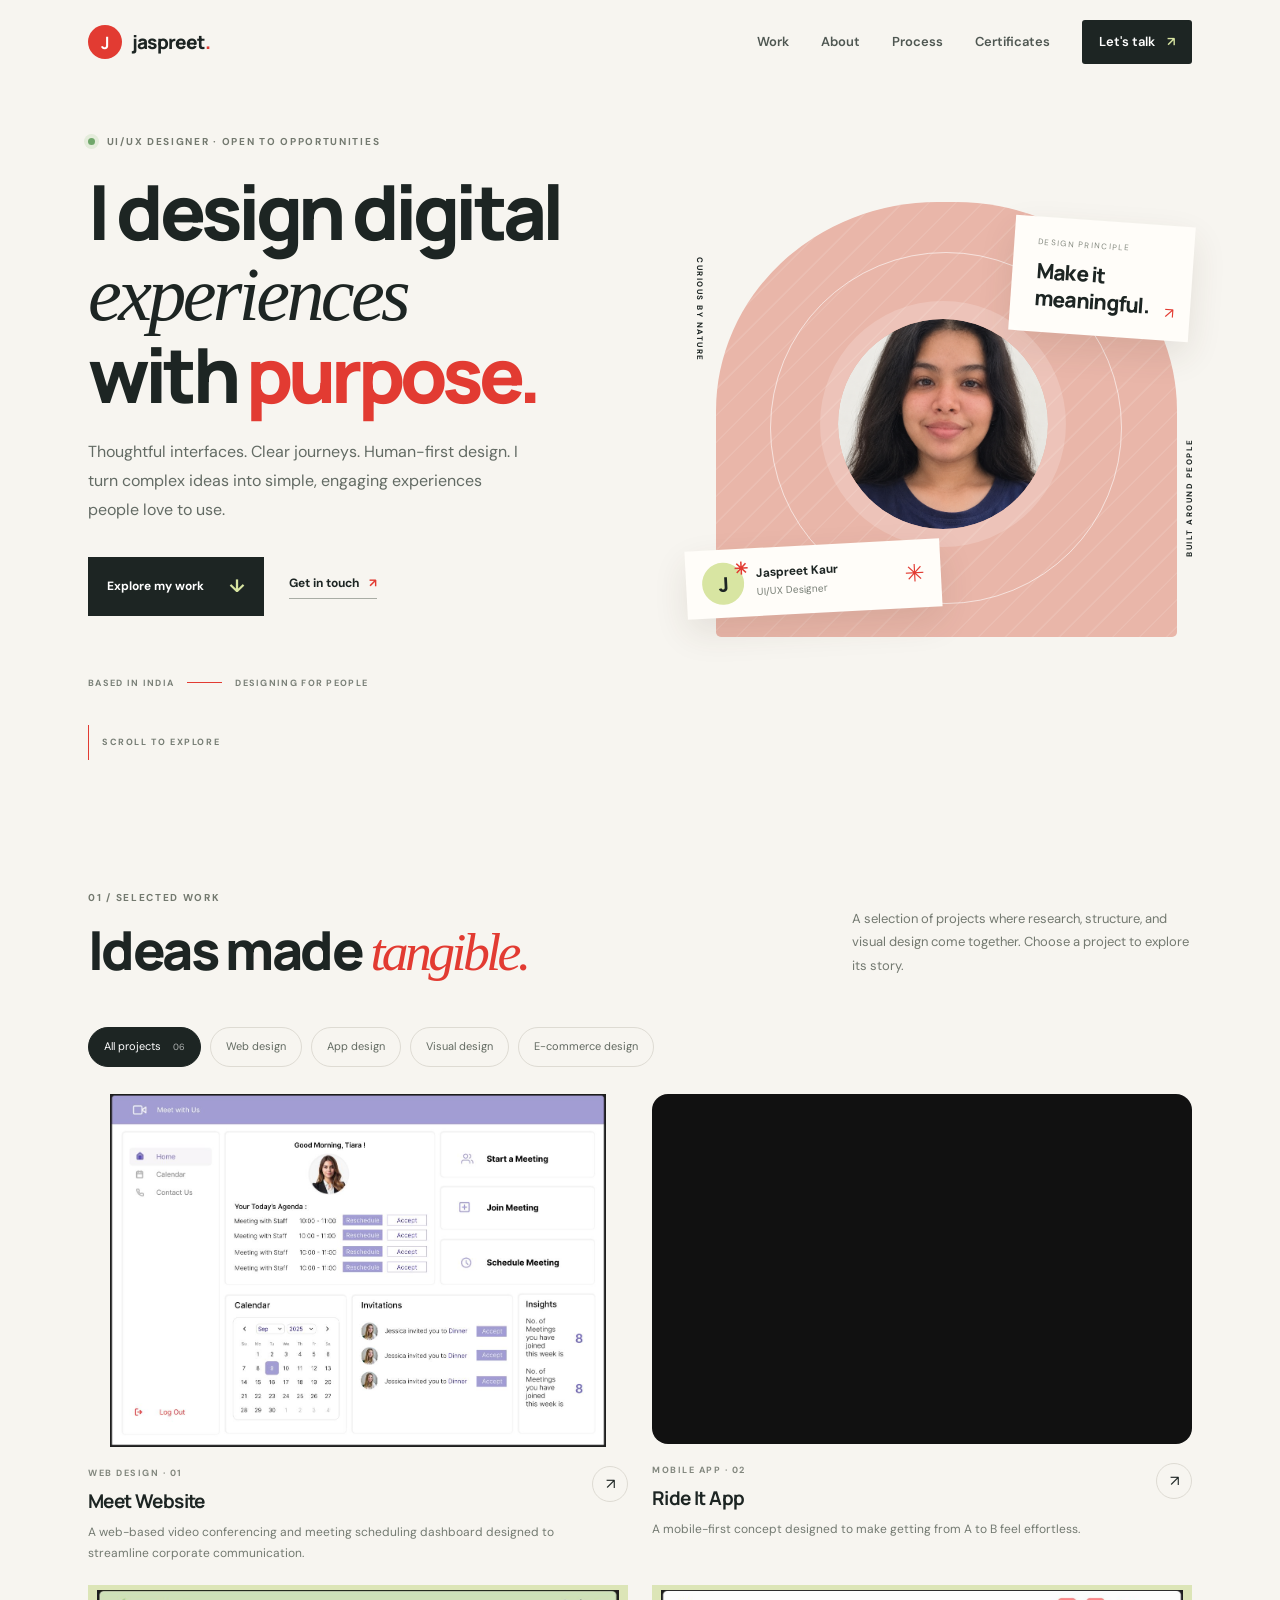
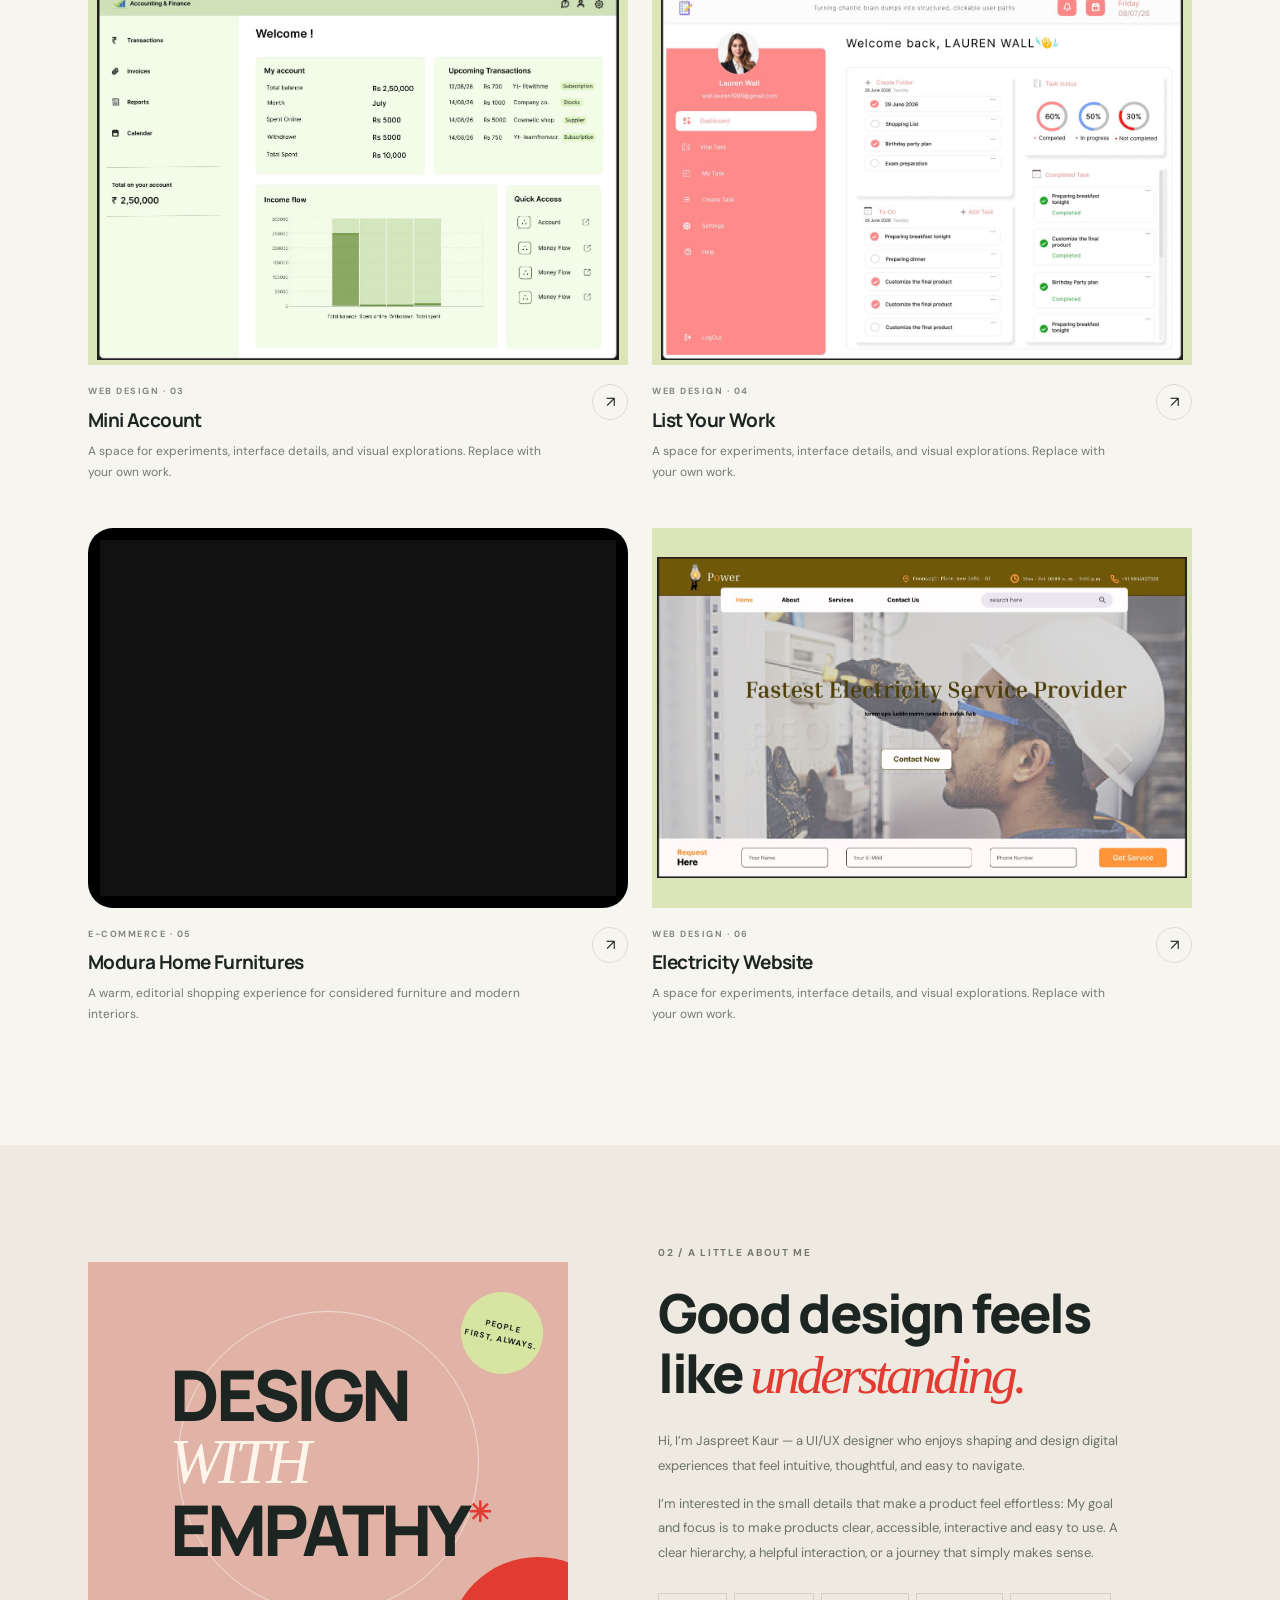
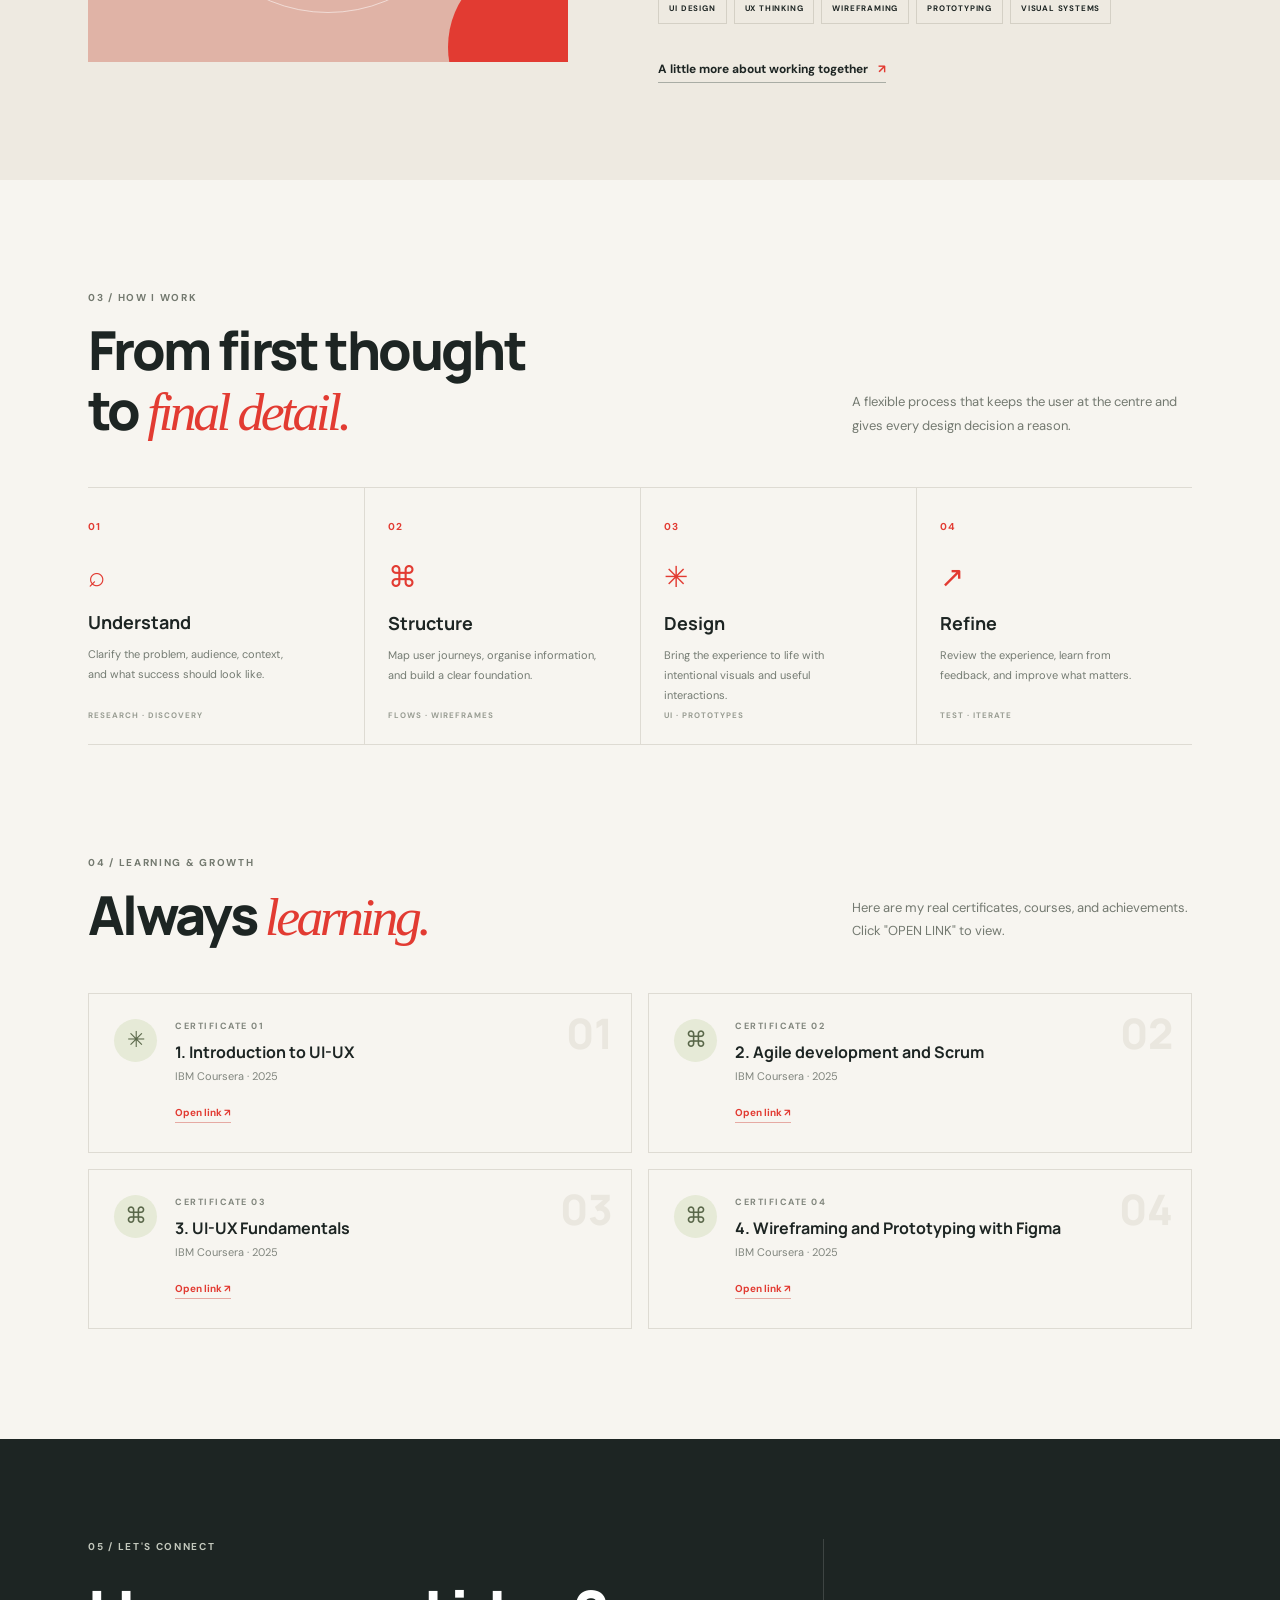
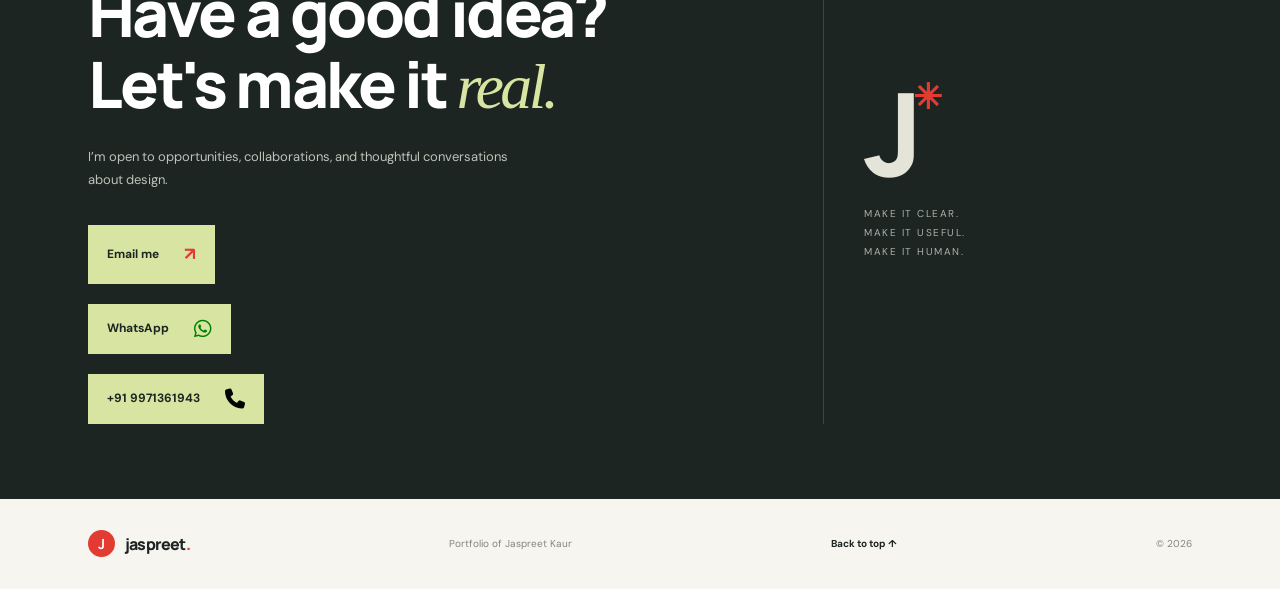
<file: index.html>
<!doctype html>
<html lang="en">
<head>
  <meta charset="utf-8">
  <meta name="viewport" content="width=device-width, initial-scale=1">
  <meta name="theme-color" content="#f7f5f0">
  <meta name="description" content="Jaspreet Kaur — UI/UX designer creating thoughtful, user-centered digital experiences.">
  <title>Jaspreet Kaur — UI/UX Designer</title>
  <link rel="preconnect" href="https://fonts.googleapis.com">
  <link rel="preconnect" href="https://fonts.gstatic.com" crossorigin>
  <link href="https://fonts.googleapis.com/css2?family=DM+Sans:wght@400;500;600;700&family=Manrope:wght@400;500;600;700;800&display=swap" rel="stylesheet">
  <link rel="stylesheet" href="style.css">
  <link rel="stylesheet" href="https://cdnjs.cloudflare.com/ajax/libs/font-awesome/6.7.2/css/all.min.css">
</head>
<body>
  <div class="scroll-progress" aria-hidden="true"><span id="scrollProgress"></span></div>
  <header class="site-header">
    <a class="brand" href="#home" aria-label="Jaspreet Kaur home"><span class="brand-mark">J</span><span>jaspreet<span class="brand-dot">.</span></span></a>
    <button class="menu-toggle" id="menuToggle" aria-label="Open navigation" aria-expanded="false"><span></span><span></span></button>
    <nav class="nav" id="nav">
      <a href="#work">Work</a>
      <a href="#about">About</a>
      <a href="#process">Process</a>
      <a href="#certificates">Certificates</a>
      <a class="nav-contact" href="#contact">Let's talk <span>↗</span></a>
    </nav>
  </header>

  <main>
    <section class="hero section-wrap" id="home">
      <div class="hero-copy reveal">
        <div class="eyebrow"><span class="status-dot"></span> UI/UX DESIGNER · OPEN TO OPPORTUNITIES</div>
        <h1>I design digital<br><span class="serif-word">experiences</span><br>with <span class="highlight-word">purpose.</span></h1>
        <p class="hero-lede">Thoughtful interfaces. Clear journeys. Human-first design. I turn complex ideas into simple, engaging experiences people love to use.</p>
        <div class="hero-actions">
          <a class="button button-dark" href="#work">Explore my work <span>↓</span></a>
          <a class="text-link" href="#contact">Get in touch <span>↗</span></a>
        </div>
        <div class="hero-meta"><span>BASED IN INDIA</span><span class="meta-line"></span><span>DESIGNING FOR PEOPLE</span></div>
      </div>
      <div class="hero-art reveal" aria-label="Abstract portfolio artwork">
        <div class="art-backdrop"></div>
        <div class="art-orbit orbit-one"></div><div class="art-orbit orbit-two"></div>
        <div class="art-card art-card-top"><span class="mini-label">DESIGN PRINCIPLE</span><strong>Make it<br>meaningful.</strong><span class="art-arrow">↗</span></div>
        <div class="art-sun">
          <img src="my offical photo.png" 
         alt="Jaspreet Kaur"
         class="profile-photo">
        </div>
        <div class="art-card art-card-bottom"><div class="avatar-shape">J<span>✳</span></div><div><b>Jaspreet Kaur</b><small>UI/UX Designer</small></div><span class="tiny-star">✳</span></div>
        <div class="art-note note-left">CURIOUS BY NATURE</div><div class="art-note note-right">BUILT AROUND PEOPLE</div>
      </div>
      <a class="scroll-cue" href="#work"><span class="scroll-line"></span> SCROLL TO EXPLORE</a>
    </section>

    <section class="work-section section-wrap" id="work">
      <div class="section-heading reveal">
        <div><p class="eyebrow">01 / SELECTED WORK</p><h2>Ideas made <span class="serif-word">tangible.</span></h2></div>
        <p class="section-intro">A selection of projects where research, structure, and visual design come together. Choose a project to explore its story.</p>
      </div>
      <div class="filter-row reveal" role="group" aria-label="Filter projects">
        <button class="filter-chip active" data-filter="all">All projects <span>06</span></button>
        <button class="filter-chip" data-filter="website">Web design</button>
        <button class="filter-chip" data-filter="app">App design</button>
        <button class="filter-chip" data-filter="visual">Visual design</button>
        <button class="filter-chip" data-filter="e-commerce">E-commerce design</button>
      </div>
      <div class="project-grid" id="projectGrid">
        <!-- PROJECT CARD: replace the image path, title, summary and data attributes with your own content. -->
   <!--       project 1   meet website    -->     
        <article class="project-card project-large reveal" data-category="website">
          <a class="project-visual visual-meet" href="project.html?id=meet-website" aria-label="View Meet Website project">
            <img src="snap1.JPG"
             alt="Ride It mobile app preview"
             class="project-preview-image">
            <span class="visual-open">View project ↗</span>
          </a>
          <div class="project-info"><div><p class="project-type">WEB DESIGN · 01</p><h3>Meet Website</h3><p class="project-summary">A web-based video conferencing and meeting scheduling dashboard designed to streamline corporate communication.</p></div><a class="round-link" href="project.html?id=meet-website" aria-label="Open Meet Website case study">↗</a></div>
        </article>

   <!--        project 2   ride it app    -->     
        <article class="project-card reveal" data-category="app">       
          <a class="project-visual visual-ride"
             href="project.html?id=ride-it-app"                               
             aria-label="View Ride It app project">     
              <video class="project-preview-video"
                     autoplay
                     muted
                     loop
                     playsinline
                     preload="metadata">
                  <source src="projectvideo2.mp4" type="video/mp4">
              </video>         
              <span class="visual-open">View project ↗</span>
          </a>

          <div class="project-info"><div><p class="project-type">MOBILE APP · 02</p><h3>Ride It App</h3><p class="project-summary">A mobile-first concept designed to make getting from A to B feel effortless.</p></div><a class="round-link" href="project.html?id=ride-it-app" aria-label="Open Ride It case study">↗</a></div>
        </article>

  <!--    project3  mini account   -->
        <article class="project-card reveal" data-category="website">
          <a class="project-visual visual-lab" href="project.html?id=mini-account" aria-label="View visual design collection">
            <img src="snap2.JPG"
             alt="Ride It mobile app preview"
             class="project-preview-image">
            <span class="visual-open">View project ↗</span>
          </a>
          <div class="project-info"><div><p class="project-type">WEB DESIGN · 03</p><h3>Mini Account</h3><p class="project-summary">A space for experiments, interface details, and visual explorations. Replace with your own work.</p></div><a class="round-link" href="project.html?id=visual-design" aria-label="Open Visual Design case study">↗</a></div>
        </article>

    <!--    project4  TO-DO list   -->
        <article class="project-card reveal" data-category="website">
          <a class="project-visual visual-lab" href="project.html?id=list-your-work" aria-label="View visual design collection">
            <img src="snap3.JPG"
             alt="Ride It mobile app preview"
             class="project-preview-image">
            <span class="visual-open">View project ↗</span>
          </a>
          <div class="project-info"><div><p class="project-type">WEB DESIGN · 04</p><h3>List Your Work</h3><p class="project-summary">A space for experiments, interface details, and visual explorations. Replace with your own work.</p></div><a class="round-link" href="project.html?id=visual-design" aria-label="Open Visual Design case study">↗</a></div>
        </article>
        
  <!--       project 5   furniture - modura home   -->
        <article class="project-card reveal" data-category="e-commerce">
          <a class="project-visual visual-home" href="project.html?id=modern-home" aria-label="View Modern Home Furnitures project">
            <video class="project-preview-video2"
                     autoplay
                     muted
                     loop
                     playsinline
                     preload="metadata">
                  <source src="projectvideo3.mp4" type="video/mp4">
              </video>   
           <span class="visual-open">View project ↗</span>
          </a>
          <div class="project-info"><div><p class="project-type">E-COMMERCE · 05</p><h3>Modura Home Furnitures</h3><p class="project-summary">A warm, editorial shopping experience for considered furniture and modern interiors.</p></div><a class="round-link" href="project.html?id=modern-home" aria-label="Open Modern Home case study">↗</a></div>
        </article>

  <!--    project 6  electricity website   -->
        <article class="project-card reveal" data-category="website">
          <a class="project-visual visual-lab" href="project.html?id=electricity-website" aria-label="View visual design collection">
            <img src="snap4.JPG"
             alt="Ride It mobile app preview"
             class="project-preview-image">
            <span class="visual-open">View project ↗</span>
          </a>
          <div class="project-info"><div><p class="project-type">WEB DESIGN · 06</p><h3>Electricity Website</h3><p class="project-summary">A space for experiments, interface details, and visual explorations. Replace with your own work.</p></div><a class="round-link" href="project.html?id=visual-design" aria-label="Open Visual Design case study">↗</a></div>
        </article>
      </div> 
    </section>

    <section class="about-section" id="about">
      <div class="section-wrap about-layout">
        <div class="about-art reveal"><div class="about-big">DESIGN<br><span>WITH</span><br>EMPATHY<span class="about-star">✳</span></div><div class="about-sticker">PEOPLE<br>FIRST, ALWAYS.</div><div class="about-circle"></div></div>
        <div class="about-copy reveal"><p class="eyebrow">02 / A LITTLE ABOUT ME</p><h2>Good design feels<br>like <span class="serif-word">understanding.</span></h2><p>Hi, I’m Jaspreet Kaur — a UI/UX designer who enjoys shaping and design digital experiences that feel intuitive, thoughtful, and easy to navigate.</p><p>I’m interested in the small details that make a product feel effortless: My goal and focus is to make products clear, accessible, 
interactive and easy to use. A clear hierarchy, a helpful interaction, or a journey that simply makes sense.</p><div class="skill-list"><span>UI DESIGN</span><span>UX THINKING</span><span>WIREFRAMING</span><span>PROTOTYPING</span><span>VISUAL SYSTEMS</span></div><a class="text-link" href="#contact">A little more about working together <span>↗</span></a></div>
      </div>
    </section>                                                              
    <section class="process-section section-wrap" id="process">
      <div class="section-heading reveal"><div><p class="eyebrow">03 / HOW I WORK</p><h2>From first thought<br>to <span class="serif-word">final detail.</span></h2></div><p class="section-intro">A flexible process that keeps the user at the centre and gives every design decision a reason.</p></div>
      <div class="process-grid">
        <article class="process-step reveal"><span class="step-no">01</span><div class="step-icon">⌕</div><h3>Understand</h3><p>Clarify the problem, audience, context, and what success should look like.</p><span class="step-tag">RESEARCH · DISCOVERY</span></article>
        <article class="process-step reveal"><span class="step-no">02</span><div class="step-icon">⌘</div><h3>Structure</h3><p>Map user journeys, organise information, and build a clear foundation.</p><span class="step-tag">FLOWS · WIREFRAMES</span></article>
        <article class="process-step reveal"><span class="step-no">03</span><div class="step-icon">✳</div><h3>Design</h3><p>Bring the experience to life with intentional visuals and useful interactions.</p><span class="step-tag">UI · PROTOTYPES</span></article>
        <article class="process-step reveal"><span class="step-no">04</span><div class="step-icon">↗</div><h3>Refine</h3><p>Review the experience, learn from feedback, and improve what matters.</p><span class="step-tag">TEST · ITERATE</span></article>
      </div>
    </section>

    <section class="credentials-section section-wrap" id="certificates">
      <div class="section-heading reveal"><div><p class="eyebrow">04 / LEARNING & GROWTH</p><h2>Always <span class="serif-word">learning.</span></h2></div><p class="section-intro">Here are my real certificates, courses, and achievements. Click "OPEN LINK" to view.</p></div>
      <div class="credential-grid">
        <article class="credential-card reveal"><div class="credential-icon">✳</div><div><p class="project-type">CERTIFICATE 01</p><h3>1. Introduction to UI-UX </h3><p>IBM Coursera · 2025</p><a href="1. introduction to ui-ux.pdf" class="credential-link placeholder-link">Open link ↗</a></div><span class="credential-number">01</span></article>
        <article class="credential-card reveal"><div class="credential-icon">⌘</div><div><p class="project-type">CERTIFICATE 02</p><h3>2. Agile development and Scrum</h3><p>IBM Coursera · 2025</p><a href="2. agile development n srum.pdf" class="credential-link placeholder-link">Open link ↗</a></div><span class="credential-number">02</span></article>
        <article class="credential-card reveal"><div class="credential-icon">⌘</div><div><p class="project-type">CERTIFICATE 03</p><h3>3. UI-UX Fundamentals</h3><p>IBM Coursera · 2025</p><a href="3. ui-ux fundamentals.pdf" class="credential-link placeholder-link">Open link ↗</a></div><span class="credential-number">03</span></article>
        <article class="credential-card reveal"><div class="credential-icon">⌘</div><div><p class="project-type">CERTIFICATE 04</p><h3>4. Wireframing and Prototyping with Figma</h3><p>IBM Coursera · 2025</p><a href="4. wireframing and prototying with figma.pdf" class="credential-link placeholder-link">Open link ↗</a></div><span class="credential-number">04</span></article>
      </div>
    </section>

    <section class="contact-section" id="contact">
      <div class="section-wrap contact-layout">
        <div class="contact-copy reveal"><p class="eyebrow">05 / LET'S CONNECT</p><h2>Have a good idea?<br>Let's make it <span class="serif-word">real.</span></h2><p>I’m open to opportunities, collaborations, and thoughtful conversations about design.</p>
          <a class="button button-light" href="https://mail.google.com/mail/u/0/?view=cm&fs=1&to=jaspreet.preetjas2001@gmail.com" id="emailButton"  target="_blank" rel="noopener noreferrer" title="Open in Gmail">Email me <span>↗</span></a> <span id="copyMessage" aria-live="polite"></span>
          <br> 
          <a href="https://wa.me/919971361943"
             class="button button-light"
             id="whatsappButton"
             target="_blank"
             rel="noopener noreferrer"
             title="Chat with me on WhatsApp">
            WhatsApp
            <i class="fa-brands fa-whatsapp" aria-hidden="true" id="app-button"></i>
          </a> <br>
          <a href="tel:+919876543210"
             class="button button-light"
             id="callButton"
             title="Call me">
            +91 9971361943
            <i class="fa-solid fa-phone" aria-hidden="true"  id="cal-button"></i>
          </a>
        </div>
        <div class="contact-side reveal"><div class="contact-big-mark">J<span>✳</span></div><p>MAKE IT CLEAR.<br>MAKE IT USEFUL.<br>MAKE IT HUMAN.</p>
        <!-- <div class="contact-links"><a href="#" class="social-placeholder">LinkedIn ↗</a><a href="#" class="social-placeholder">Behance ↗</a><a href="#" class="social-placeholder">Dribbble ↗</a></div> -->
        </div>
      </div>
    </section>
  </main>
  <footer class="site-footer section-wrap"><a class="brand" href="#home"><span class="brand-mark">J</span><span>jaspreet<span class="brand-dot">.</span></span></a><p>Portfolio of Jaspreet Kaur</p><a href="#home">Back to top ↑</a><span>© <span id="year"></span></span></footer>
  <script src="script.js"></script>
</body>
</html>
</file>
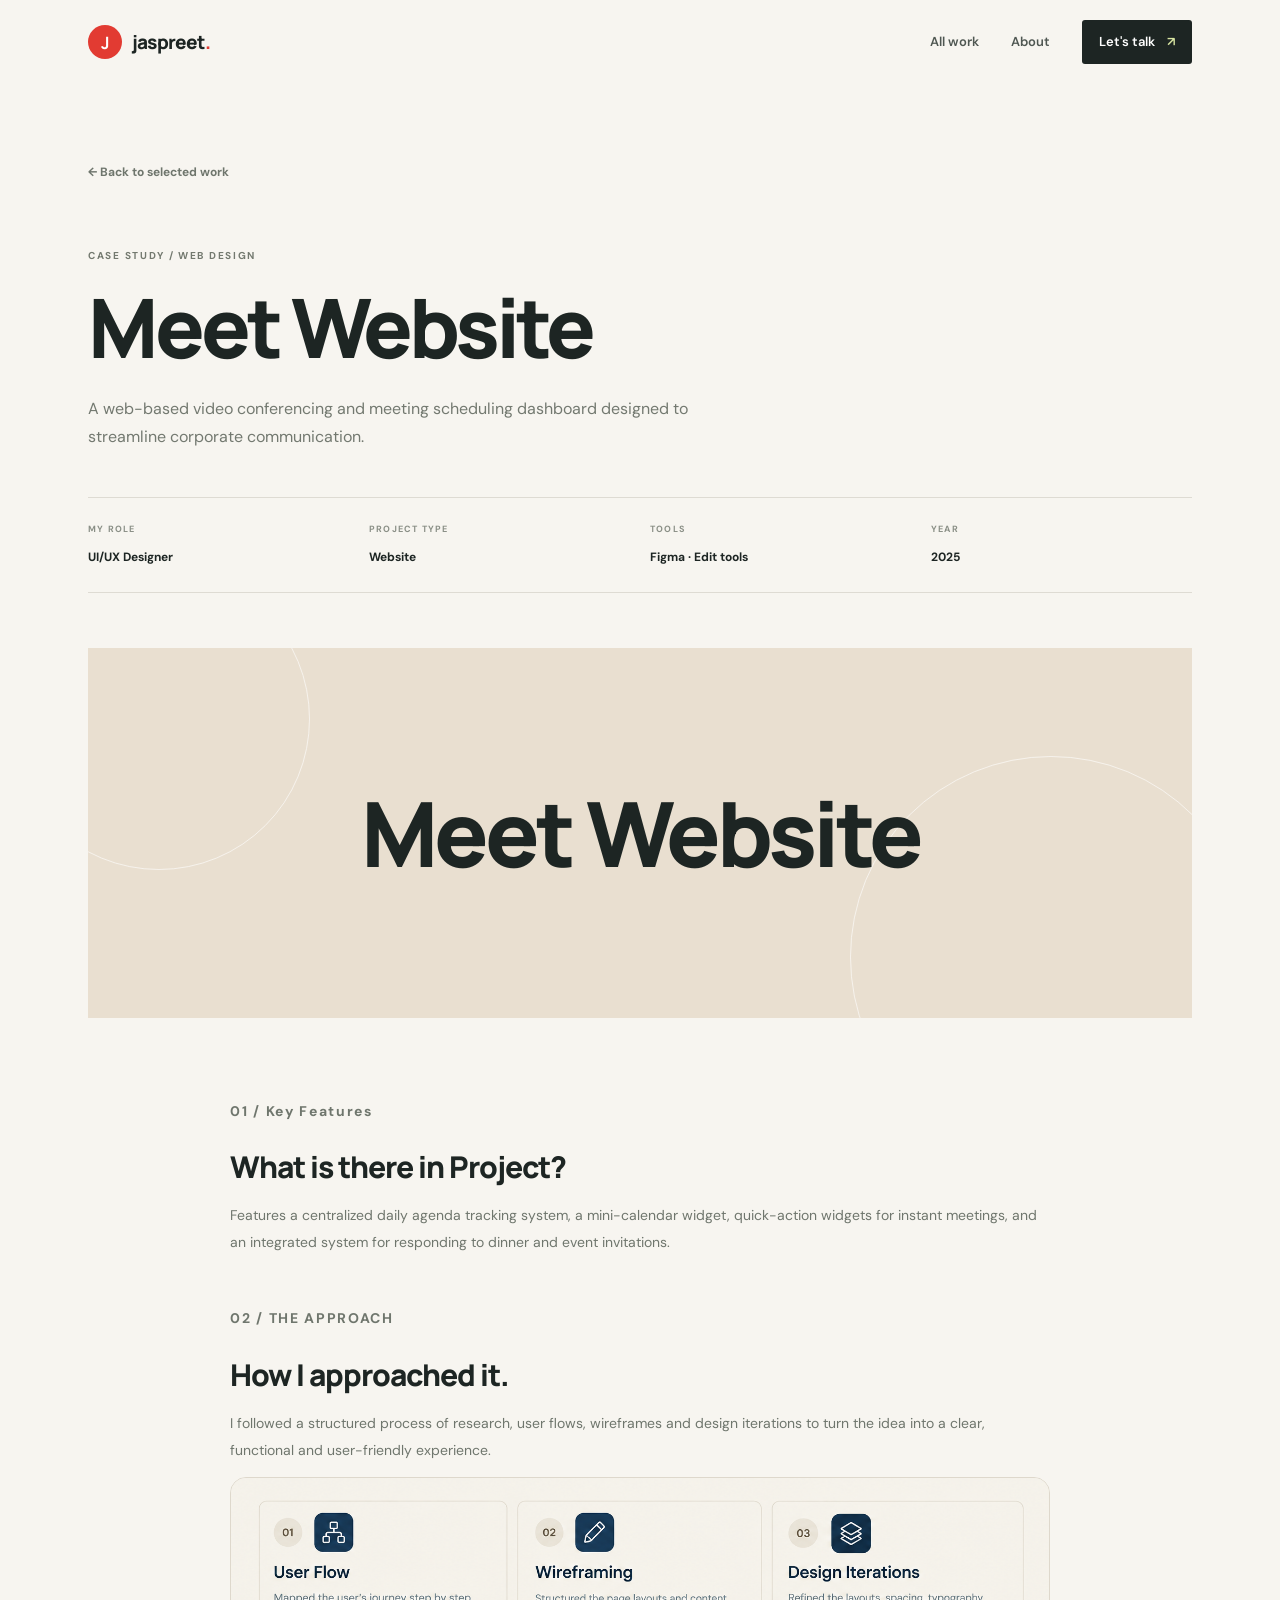
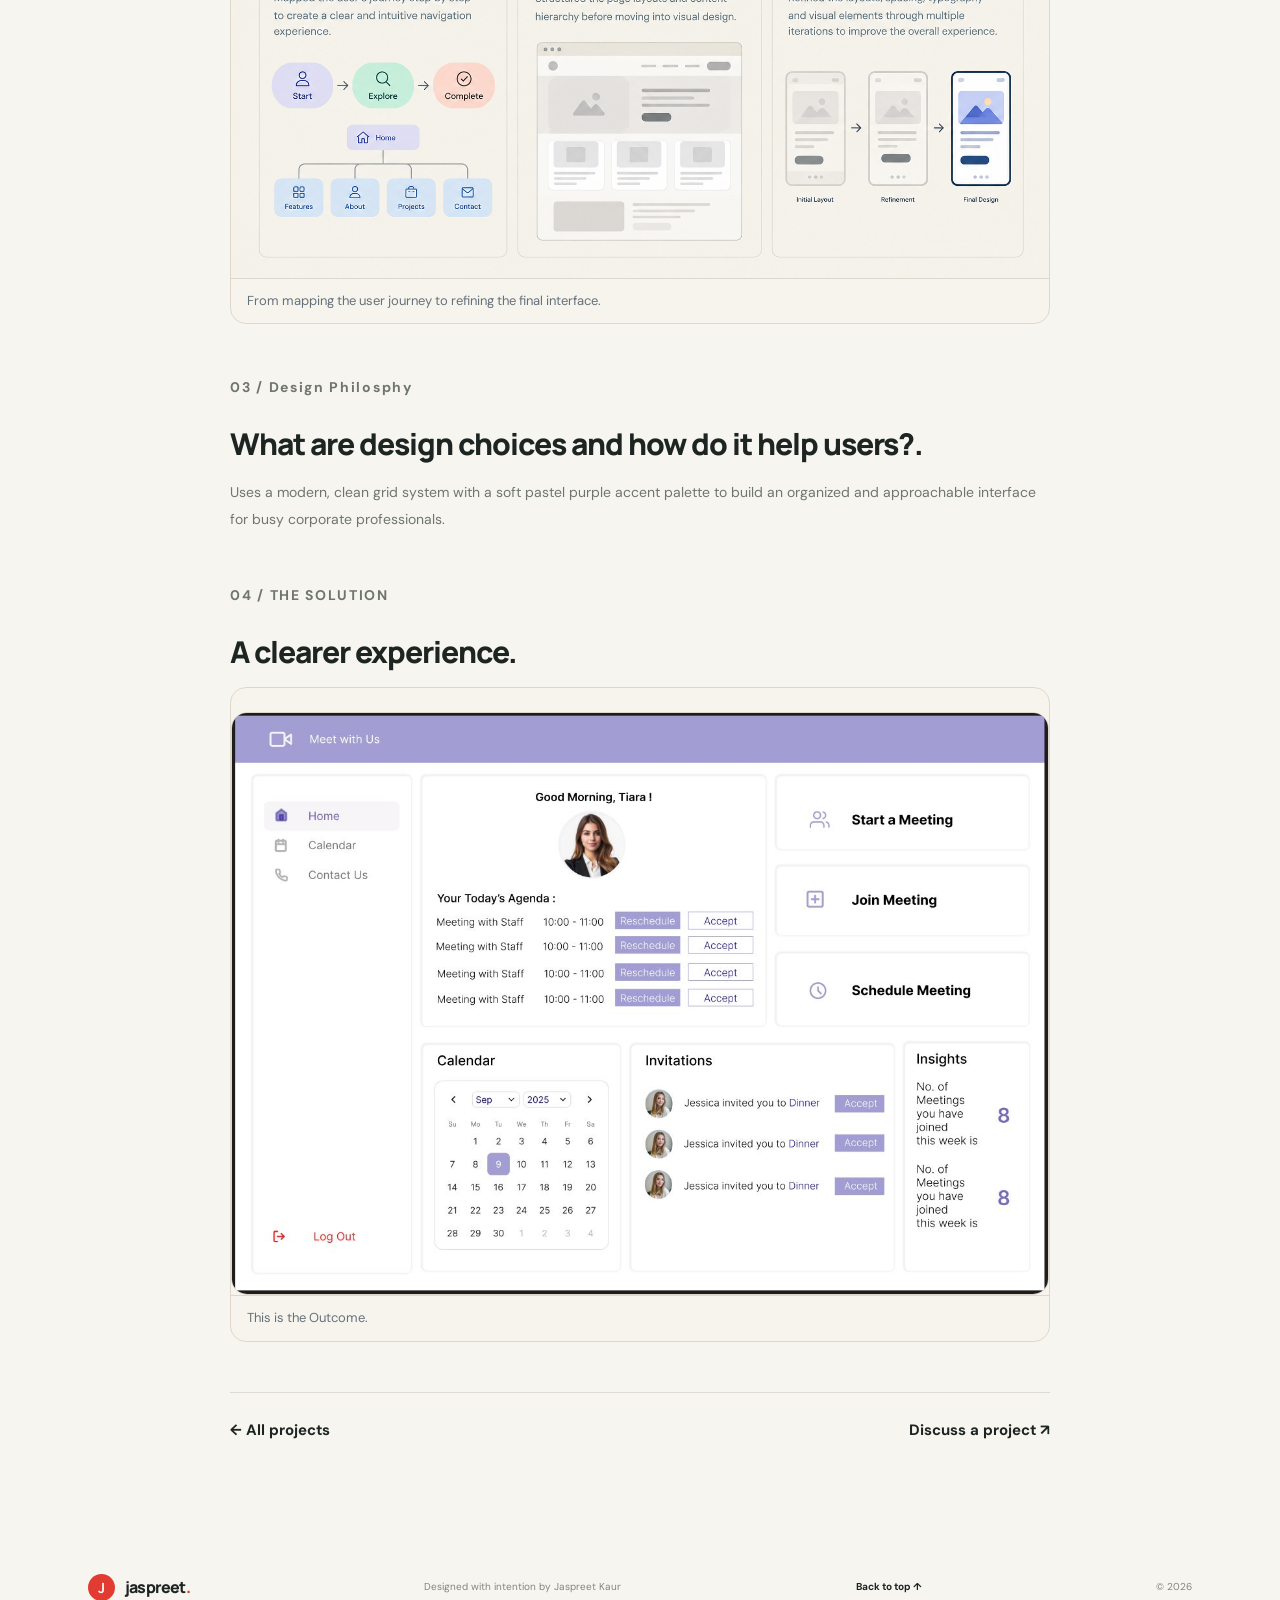
<file: project.html>
<!doctype html>
<html lang="en">
<head>
  <meta charset="utf-8"><meta name="viewport" content="width=device-width, initial-scale=1">
  <meta name="theme-color" content="#f7f5f0">
  <title>Project case study — Jaspreet Kaur</title>
  <link rel="preconnect" href="https://fonts.googleapis.com"><link rel="preconnect" href="https://fonts.gstatic.com" crossorigin>
  <link href="https://fonts.googleapis.com/css2?family=DM+Sans:wght@400;500;600;700&family=Manrope:wght@400;500;600;700;800&display=swap" rel="stylesheet">
  <link rel="stylesheet" href="style.css">
  <style>
    .case-hero{padding:75px 0 55px}.case-back{font-size:12px;font-weight:700;color:#6f766d}.case-kicker{margin-top:65px}.case-title{font:800 clamp(44px,7vw,82px)/1.02 var(--display);letter-spacing:-4px;margin:0 0 25px}.case-title em{font-family:Georgia,serif;font-weight:400;color:var(--red)}.case-intro{font-size:16px;max-width:620px;color:#737970;line-height:1.8}.case-meta{display:grid;grid-template-columns:repeat(4,1fr);gap:20px;border-top:1px solid var(--line);border-bottom:1px solid var(--line);padding:24px 0;margin-top:45px}.case-meta small{display:block;font-size:9px;letter-spacing:1.2px;color:#8a8f86;font-weight:700;margin-bottom:7px}.case-meta b{font-size:12px}.case-cover{min-height:370px;background:#e9dfd0;display:grid;place-items:center;margin:0 0 80px;overflow:hidden;position:relative}.case-cover h2{font:800 clamp(38px,8vw,90px)/.95 var(--display);letter-spacing:-4px;text-align:center;position:relative;z-index:2}.case-cover h2 em{font-family:Georgia,serif;font-weight:400;color:var(--red)}.case-cover:before,.case-cover:after{content:"";position:absolute;border-radius:50%;border:1px solid #fff9;width:300px;height:300px}.case-cover:before{left:-80px;top:-80px}.case-cover:after{right:-60px;bottom:-140px;width:400px;height:400px}.case-content{max-width:820px;margin:0 auto 100px}.case-content h2{font:800 30px var(--display);letter-spacing:-1px;margin:0 0 15px}.case-content p{color:#6f766d;line-height:1.9;font-size:14px}.case-content .case-block{margin:50px 0}.case-placeholder{border:1px dashed #c8c5bb;background:#f1eee7;padding:28px;margin-top:18px;font-size:12px;color:#747b72}.case-placeholder strong{display:block;color:var(--ink);font-size:14px;margin-bottom:6px}.case-next{display:flex;justify-content:space-between;align-items:center;border-top:1px solid var(--line);padding-top:25px}.case-next a{font-weight:700}.case-next a:hover{color:var(--red)}@media(max-width:600px){.case-meta{grid-template-columns:1fr 1fr}.case-cover{min-height:280px}.case-content{margin-bottom:60px}.case-title{letter-spacing:-2.5px}}
  </style>
</head>
<body>
<header class="site-header"><a class="brand" href="index.html"><span class="brand-mark">J</span><span>jaspreet<span class="brand-dot">.</span></span></a><nav class="nav"><a href="index.html#work">All work</a><a href="index.html#about">About</a><a class="nav-contact" href="index.html#contact">Let's talk <span>↗</span></a></nav></header>
<main class="section-wrap">
  <section class="case-hero">
    <a class="case-back" href="index.html#work">← Back to selected work</a>
    <p class="eyebrow case-kicker" id="caseKicker">CASE STUDY / WEB DESIGN</p>
    <h1 class="case-title" id="caseTitle">Project <em>title.</em></h1>
    <p class="case-intro" id="caseIntro">Use this case-study page to explain the challenge, your approach, and the final experience.</p>
    <div class="case-meta"><div><small>MY ROLE</small><b id="caseRole">UI/UX Designer</b></div><div><small>PROJECT TYPE</small><b id="caseType">Website / App</b></div><div><small>TOOLS</small><b id="caseTools">Figma · Add tools</b></div><div><small>YEAR</small><b id="caseYear">2026</b></div></div>
  </section>
  <section class="case-cover" id="caseCover"><h2 id="caseCoverTitle">Your project<br><em>goes here.</em></h2></section>
  <section class="case-content">
    
    <!-- 01 .............. key features ---------- challenge -->
    <div class="case-block"><p class="eyebrow">01 / Key Features</p><h2>What is there in Project?</h2>
      <p id="caseChallenge"></p> 
    </div>
    <!-- end -->
    
    <!--    02 .............. the approach ................................. -->
    <div class="case-block"><p class="eyebrow">02 / THE APPROACH</p><h2>How I approached it.</h2> 
       <!--<p id="caseApproach">Explain your process: research, user flows, information architecture, wireframes, iterations, and the reasoning behind key decisions. Only include methods you actually used.</p>
      <div class="case-placeholder"> <strong>Drop your process images here</strong>
      Add exported research snapshots, user flows, wireframes, or Figma screenshots to <code>assets/projects/</code>,
      then replace this box with image elements in <code>project.html</code>.</div> -->
      <p class="approach-intro">
      I followed a structured process of research, user flows, wireframes and design iterations
      to turn the idea into a clear, functional and user-friendly experience.
      </p>
      <figure class="approach-diagram">
        <img
          src="approach-diagram.png"
          alt="UX process diagram showing user flow, wireframing, and design iterations"
          loading="lazy"
        >
      <figcaption>From mapping the user journey to refining the final interface.</figcaption>
      </figure>
    </div>
    <!--   .......... end ..........  -->
    
    <!-- 03.......... design philosophy ........ reflection  -->
    <div class="case-block"><p class="eyebrow">03 / Design Philosphy</p><h2>What are design choices and how do it help users?.</h2>
      <p id="caseReflection">Share one or two honest takeaways: what worked, what you would improve next, or what the project taught you about designing for people.</p></div> 
    <!-- ................ end ............... -->

    <!--    04 .............. solution .............. -->
    <div class="case-block"><p class="eyebrow">04 / THE SOLUTION</p><h2>A clearer experience.</h2>
      <figure class="approach-diagram">
       <!-- <img id="outcomeImage" 
          src="" 
          alt="UX process diagram showing user flow, wireframing, and design iterations"
          loading="lazy"
        > -->
        <div id="outcomeMedia" class="outcome-media"></div>
      <figcaption>This is the Outcome.</figcaption>
      </figure>
     <!-- <p id="caseSolution">Show your final screens and explain how the design choices help users. Replace this text with the real outcome and any feedback or results you can share.</p><div class="case-placeholder">
        <strong>Final screens / prototype</strong>Place your real project screenshots or prototype link here. Avoid claiming results or user testing that did not happen.</div> -->
    </div>
    <!--  ............. end ............  -->
    
    <div class="case-next"><a href="index.html#work">← All projects</a><a href="index.html#contact">Discuss a project ↗</a></div>
  </section>
</main>
<footer class="site-footer section-wrap"><a class="brand" href="index.html"><span class="brand-mark">J</span><span>jaspreet<span class="brand-dot">.</span></span></a><p>Designed with intention by Jaspreet Kaur</p><a href="#">Back to top ↑</a><span>© <span id="year"></span></span></footer>
<script>
const projects = {
"mini-account": {kicker:"CASE STUDY / MOBILE APP",
                  title:"Mini Account",
                  intro:"A financial management platform aimed at tracking cash flow and transactions.",
                  role:"UI/UX Designer",
                  type:"Website",
                  tools:"Figma · Edit tools",
                  year:"2025",
                  cover:"Mini Account",
                  outcomeImage:"snap2.JPG",
                  outcomeVideo:"",
                  challenge:`Includes clear data visualizations for monthly income versus spending, balance sheets, quick-access money transfer shortcuts, and a clear schedule for upcoming bill and subscription renewals.`,
                  approach:"",
                  solution:"",
                  reflection:`Employs a sage green and minimalist palette to establish a professional, numbers-first environment that emphasizes data scannability.`},
  "meet-website": {kicker:"CASE STUDY / WEB DESIGN",
                   title:"Meet Website",
                   intro:" A web-based video conferencing and meeting scheduling dashboard designed to streamline corporate communication.",
                   role:"UI/UX Designer",
                   type:"Website",
                   tools:"Figma · Edit tools",
                   year:"2025",
                   cover:"Meet Website",
                   outcomeImage: "snap1.JPG",
                   challenge:"Features a centralized daily agenda tracking system, a mini-calendar widget, quick-action widgets for instant meetings, and an integrated system for responding to dinner and event invitations.",
                   approach:"xxxxxxxxxxxxxxxxxxxxxxxxxxxxxx",
                   solution:"xxxxxxxxxxxxxxxxxxxxxxxxxx",
                   reflection:" Uses a modern, clean grid system with a soft pastel purple accent palette to build an organized and approachable interface for busy corporate professionals."},
  "ride-it-app": {kicker:"CASE STUDY / MOBILE APP",
                  title:"Ride It App",
                  intro:"",
                  role:"UI/UX Designer",
                  type:"Mobile app"
                  ,tools:"Figma · Edit tools",
                  year:"2025",
                  cover:"Ride It App",
                  outcomeImage: "",
                  outcomeVideo: "projectvideo2.mp4",
                  challenge:"",
                  approach:"",
                  solution:"",
                  reflection:""},
 //  "mini-account": {kicker:"CASE STUDY / MOBILE APP",
 //                 title:"Mini Account",
 //                 intro:"A financial management platform aimed at tracking cash flow and transactions.",
 //                 role:"UI/UX Designer",
 //                 type:"Website"
 //                 ,tools:"Figma · Edit tools",
 //                 year:"2025",
 //                 cover:"Mini Account",
 //                 outcomeImage: "snap2.JPG",
  //                outcomeVideo: "",
  //                challenge:"Includes clear data visualizations for monthly income versus spending, balance sheets, quick-access money transfer shortcuts, and a clear schedule for upcoming bill and subscription renewals.",
  //                approach:"",
   //               solution:"",
    //              reflection:" Employs a sage green and minimalist palette to establish a professional, numbers-first environment that emphasizes data scannability.
//"},
   "list-your-work": {kicker:"CASE STUDY / MOBILE APP",
                  title:"List Your Work",
                  intro:"A mobile app concept with a focus on making the ride journey simple, readable, and reassuring.",
                  role:"UI/UX Designer",
                  type:"Website"
                  ,tools:"Figma · Edit tools",
                  year:"2026",
                  cover:"List Your Work",
                  outcomeImage: "snap3.JPG",
                  outcomeVideo: "",
                  challenge:"Describe the actual rider needs and the key journey your app is designed to support.",
                  approach:"Document the real user flow, navigation choices, wireframes, and design iterations you made.",
                  solution:"Add your final app screens and explain how they help someone complete the main task.",
                  reflection:"Share your biggest design learning and the next improvement you would make."},
  "modern-home": {kicker:"CASE STUDY / E-COMMERCE",
                  title:"Modura Home",
                  intro:"A modern furniture shopping experience with an editorial feel and a focus on product discovery.",
                  role:"UI/UX Designer",
                  type:"E-commerce website",
                  tools:"Figma · Edit tools",
                  year:"2026",
                  cover:"Modura Home -<br>Furnitures",
                  outcomeImage: "",
                  outcomeVideo: "projectvideo3.mp4",
                  challenge:"Describe the customer, shopping problem, and goals for the furniture experience.",
                  approach:"Explain how you organised categories, product information, navigation, and the purchase journey.",
                  solution:"Add your actual pages and show how your design helps people explore products and make decisions.",
                  reflection:"Describe what you learned about e-commerce, hierarchy, or product presentation."},
  "electricity-website": {kicker:"CASE STUDY / VISUAL DESIGN",
                    title:"Electricity Website",
                    intro:"A place to showcase visual explorations, interface details, and other design work you want recruiters to see.",
                    role:"Designer",
                    type:"Website",
                    tools:"Figma · Edit tools",
                    year:"2026",
                    cover:"Electricity Website -<br>Power",
                    outcomeImage: "snap4.JPG",
                    outcomeVideo: "",      
                    challenge:"Replace this with the real brief or purpose of the work you are showcasing.",
                    approach:"Explain the visual direction, references, experiments, and iterations that shaped the work.",
                    solution:"Add the real design pieces and explain the choices that make them effective.",
                    reflection:"Share what the explorations helped you learn or what you would try next."}
};

  
const id = new URLSearchParams(location.search).get('id') || 'meet-website';
const p = projects[id] || projects['meet-website'];


const outcomeMedia = document.getElementById("outcomeMedia");

if (outcomeMedia) {
  outcomeMedia.innerHTML = "";

  if (p.outcomeVideo) {
    const video = document.createElement("video");

    video.setAttribute("controls", "");
    video.setAttribute("playsinline", "");
    video.setAttribute("preload", "metadata");
    video.style.display = "block";
    video.style.width = "100%";
    video.style.height = "auto";

    const source = document.createElement("source");
    source.src = p.outcomeVideo;
    source.type = "video/mp4";

    video.appendChild(source);
    outcomeMedia.appendChild(video);
  } else if (p.outcomeImage) {
    const image = document.createElement("img");
    image.src = p.outcomeImage;
    image.alt = p.title + " final design outcome";
    image.loading = "lazy";
    image.style.display = "block";
    image.style.width = "100%";
    image.style.height = "auto";

    outcomeMedia.appendChild(image);
  }
}

  
const put = (key, value) => { const el=document.getElementById(key); if(el) el.innerHTML=value; };
put('caseKicker',p.kicker); put('caseTitle',p.title.replace(' — ',' —<br><em>') + (p.title.includes('—') ? '</em>' : '')); 
if(!p.title.includes('—')) document.getElementById('caseTitle').innerHTML=p.title.replace(/(App|Furnitures|Collection)$/,'<em>$1</em>');
put('caseIntro',p.intro); put('caseRole',p.role); put('caseType',p.type); put('caseTools',p.tools); put('caseYear',p.year); put('caseCoverTitle',p.cover); put('caseChallenge',p.challenge); put('caseApproach',p.approach); put('caseSolution',p.solution); put('caseReflection',p.reflection);
document.title=p.title.replace(/<br>/g,' ')+' — Jaspreet Kaur';
document.getElementById('year').textContent=new Date().getFullYear();
</script>
</body></html>
</file>
<file: style.css>
/* Jaspreet Kaur — portfolio starter
   Personalise colours, copy and project visuals here. */
:root{--paper:#f7f5f0;--ink:#1d2523;--muted:#68706a;--red:#e23b32;--pink:#f0b4aa;--line:#dedbd3;--lime:#d8e5a2;--white:#fffdf9;--display:"Manrope",sans-serif;--body:"DM Sans",sans-serif;--wrap:1160px}
*{box-sizing:border-box}
html{scroll-behavior:smooth;scroll-padding-top:90px}
body{margin:0;background:var(--paper);color:var(--ink);font-family:var(--body);
     font-size:15px;line-height:1.6}a{color:inherit;text-decoration:none}button{font:inherit}.scroll-progress{height:3px;position:fixed;inset:0 0 auto;
   z-index:100;background:transparent}.scroll-progress span{display:block;height:100%;width:0;background:var(--red)}.site-header{height:84px;
   display:flex;align-items:center;justify-content:space-between;max-width:var(--wrap);padding:0 28px;margin:auto;position:relative;z-index:20}.brand{display:inline-flex;align-items:center;gap:10px;
font:800 19px var(--display);letter-spacing:-.8px}.brand-mark{display:grid;place-items:center;width:34px;height:34px;
background:var(--red);color:white;border-radius:50%;font:700 17px var(--display)}.brand-dot{color:var(--red)}.nav{display:flex;align-items:center;gap:32px;
font-size:13px;font-weight:600}.nav>a:not(.nav-contact){color:#4f5752;transition:color .2s}.nav>a:hover{color:var(--red)}.nav-contact{background:var(--ink);color:white;padding:12px 17px;border-radius:3px}.nav-contact span{margin-left:9px;color:var(--lime)}
.menu-toggle{display:none}.section-wrap{max-width:var(--wrap);margin:0 auto;padding-left:28px;padding-right:28px}.hero{min-height:650px;display:grid;grid-template-columns:1fr .9fr;align-items:center;
position:relative;padding-top:50px;padding-bottom:100px;gap:35px}.hero-copy{position:relative;z-index:2}.eyebrow{font-size:10px;letter-spacing:1.7px;font-weight:700;
color:#73796f;margin:0 0 22px}.status-dot{display:inline-block;width:7px;height:7px;border-radius:50%;background:#70a76b;margin-right:8px;
box-shadow:0 0 0 4px #e4ecdb}.hero h1{font:800 clamp(48px,6vw,76px)/1.05 var(--display);letter-spacing:-4.8px;margin:0 0 24px}
.serif-word{font-family:Georgia,serif;font-weight:400;font-style:italic;letter-spacing:-3.6px}.highlight-word{color:var(--red)}.hero-lede{max-width:440px;color:#636b64;
font-size:16px;line-height:1.8}.hero-actions{display:flex;align-items:center;gap:25px;margin-top:32px}.button{display:inline-flex;align-items:center;
gap:25px;padding:15px 19px;font-size:12px;font-weight:700;transition:transform .2s,background .2s}.button:hover{transform:translateY(-3px)}
.button-dark{background:var(--ink);color:white}.button-dark span,.button-light span{font-size:18px;color:var(--lime)}
.text-link{font-size:12px;font-weight:700;border-bottom:1px solid #a9ada5;padding-bottom:5px}.text-link span{color:var(--red);margin-left:7px}
.hero-meta{display:flex;align-items:center;gap:13px;margin-top:60px;font-size:9px;letter-spacing:1.3px;font-weight:700;color:#7a8078}
.meta-line{height:1px;width:35px;background:var(--red)}.hero-art{height:490px;position:relative;isolation:isolate}
.art-backdrop{position:absolute;inset:35px 15px 20px 30px;background:#e9b6a9;border-radius:48% 48% 5px 5px;overflow:hidden}
.art-backdrop:before{content:"";position:absolute;width:350px;height:350px;border:1px solid rgba(255,255,255,.6);border-radius:50%;top:50px;left:50%;transform:translateX(-50%)}
.art-backdrop:after{content:"";position:absolute;inset:0;background:repeating-linear-gradient(135deg,transparent 0 17px,rgba(255,255,255,.11) 18px 19px)}


.art-sun {
    position: absolute;
    left: 30%;
    top: 31% !important;
    width: 210px;
    height: 210px;
    background: transparent;
    border-radius: 50%;
    overflow: hidden;
    box-shadow: 0 0 0 18px rgba(255, 255, 255, .18);
}

.art-sun .profile-photo {
    position: absolute;
    top: 0;
    left: 0;
    width: 100%;
    height: 100%;
    display: block;
    object-fit: cover;
    object-position: center;
    border-radius: 50%;
    margin: 0;
    z-index: 2;
}


/* Contact buttons */
.whatsapp-button,
.call-button {
    display: inline-flex;
    align-items: center;
    justify-content: center;
    gap: 8px;
    padding: 12px 22px;
    border-radius: 12px;
    text-decoration: none;
    font-weight: 600;
    font-size: 15px;
    cursor: pointer;
    transition:
        transform 0.25s ease,
        box-shadow 0.25s ease,
        background-color 0.25s ease;
}

/* WhatsApp button */
.whatsapp-button {
    background-color: #25D366;
    color: #ffffff;
    border: 1px solid #25D366;
}

.whatsapp-button:hover {
    background-color: #1DA851;
    color: #ffffff;
    transform: translateY(-3px);
    box-shadow: 0 8px 20px rgba(37, 211, 102, 0.25);
}

/* Call button */
.call-button {
    background-color: #ffffff;
    color: #222222;
    border: 1px solid #222222;
}

.call-button:hover {
    background-color: #222222;
    color: #ffffff;
    transform: translateY(-3px);
    box-shadow: 0 8px 20px rgba(0, 0, 0, 0.15);
}

/* Button icons */
.contact-icon {
    font-size: 18px;
    line-height: 1;
}

/* Keyboard accessibility */
.whatsapp-button:focus-visible,
.call-button:focus-visible {
    outline: 3px solid #888888;
    outline-offset: 4px;
}

/* Mobile layout */
@media (max-width: 480px) {
    .whatsapp-button,
    .call-button {
        padding: 11px 16px;
        font-size: 20px;
    }
}

.whatsapp-button,
.call-button {
    display: inline-flex;
    align-items: center;
    justify-content: center;
    gap: 9px;
}

#app-button {
    display: inline-block;
    font-size: 20px;
    color: green;
    line-height: 1;
}

#cal-button  {
    display: inline-block;
    font-size: 20px;
    color: black;
    line-height: 1;
}


/* Fix Ride It video preview size */
.project-visual.visual-ride {
    position: relative;
    display: block;
    width: 100%;
    height: 350px;
    overflow: hidden;
    border-radius: 16px;
    background: #111;
}

.project-visual.visual-ride .project-preview-video {
    display: block;
    width: 100%;
    height: 100%;
    object-fit: contain;
    object-position: center;
    background: #111;
    border: 0;
}

/* Project link overlay */
.project-visual.visual-ride .visual-open {
    position: absolute;
    left: 16px;
    bottom: 16px;
    z-index: 2;
    opacity: 0;
    transition: opacity 0.25s ease;
}

.project-visual.visual-ride:hover .visual-open {
    opacity: 1;
}


.project-preview-image {
    width: 100%;
    height: 100%;
    display: block;
    object-fit: contain;
    object-position: center;
}

.project-preview-video2 {
    display: block;
    width: 100%;
    height: 100%;
    object-fit: contain;
    object-position: center;
    background: #111;
    border: 0;
}

.approach-diagram {
  margin: 0;
  width: 100%;
  overflow: hidden;
  border: 1px solid #ded8cc;
  border-radius: 16px;
  background: #f7f4ed;
}

.approach-diagram img {
  display: block;
  width: 100%;
  height: auto;
  object-fit: contain;
}

.approach-diagram figcaption {
  padding: 12px 16px;
  color: #65717a;
  font-size: 13px;
  border-top: 1px solid #ded8cc;
}

@media (max-width: 600px) {
  .approach-diagram {
    border-radius: 10px;
  }

  .approach-diagram figcaption {
    padding: 10px 12px;
    font-size: 12px;
  }
}


.outcome-media {
  width: 100%;
  margin-top: 24px;
  overflow: hidden;
  border: 1px solid #ded8cc;
  border-radius: 16px;
  background: #f7f4ed;
}

.outcome-media img,
.outcome-media video {
  display: block;
  width: 100%;
  height: auto;
  max-height: 750px;
  object-fit: contain;
}

.outcome-media video {
  background: #171717;
}

@media (max-width: 600px) {
  .outcome-media {
    border-radius: 10px;
  }
}

animation:float 7s ease-in-out infinite} 
.art-orbit{position:absolute;border:1px solid rgba(29,37,35,.3);border-radius:50%;transform:rotate(-28deg)}.orbit-one{width:390px;height:140px;top:44%;left:5%}
.orbit-two{width:360px;height:110px;top:46%;left:8%;transform:rotate(52deg)}.art-card{position:absolute;background:var(--white);box-shadow:0 14px 35px #4b34251c}
.art-card-top{top:54px;right:0;padding:19px 24px;width:180px;transform:rotate(4deg)}.mini-label{font-size:8px;letter-spacing:1.3px;color:#858a80;display:block;margin-bottom:10px}
.art-card-top strong{font:800 21px/1.18 var(--display);letter-spacing:-.7px}.art-arrow{position:absolute;right:16px;bottom:15px;color:var(--red)}
.art-card-bottom{left:0;bottom:44px;display:flex;align-items:center;gap:12px;padding:13px 16px;min-width:255px;transform:rotate(-3deg)}
.avatar-shape{width:42px;height:42px;border-radius:50%;background:var(--lime);display:grid;place-items:center;font:800 20px var(--display);position:relative}
.avatar-shape span{position:absolute;right:-4px;top:-5px;color:var(--red);font-size:17px}.art-card-bottom b{display:block;font-size:12px}
.art-card-bottom small{display:block;color:#777e75;font-size:10px}.tiny-star{margin-left:auto;color:var(--red);font-size:24px}
.art-note{position:absolute;font-size:8px;font-weight:700;letter-spacing:1.5px;writing-mode:vertical-rl}.note-left{left:8px;top:90px}
.note-right{right:-4px;bottom:100px;transform:rotate(180deg)}
.scroll-cue{position:absolute;left:28px;bottom:30px;display:flex;align-items:center;gap:13px;font-size:9px;font-weight:700;letter-spacing:1.6px;color:#767d74}
.scroll-line{height:35px;width:1px;background:var(--red)}.work-section{padding-top:100px;padding-bottom:120px}
.section-heading{display:flex;align-items:end;justify-content:space-between;gap:35px;margin-bottom:45px}
.section-heading .eyebrow{margin-bottom:14px}.section-heading h2,.about-copy h2,.contact-copy h2{font:800 clamp(36px,4.2vw,54px)/1.12 var(--display);letter-spacing:-2.6px;margin:0}
.section-heading h2 .serif-word,.about-copy h2 .serif-word,.contact-copy h2 .serif-word{color:var(--red)}.section-intro{max-width:340px;color:#737970;font-size:13px;line-height:1.8;margin:0 0 5px}
.filter-row{display:flex;gap:9px;flex-wrap:wrap;margin-bottom:27px}
.filter-chip{border:1px solid var(--line);background:transparent;color:#626a61;padding:10px 15px;border-radius:30px;font-size:11px;cursor:pointer;transition:all .2s}
.filter-chip span{font-size:9px;margin-left:9px;opacity:.65}.filter-chip.active,.filter-chip:hover{background:var(--ink);color:white;border-color:var(--ink)}
.project-grid{display:grid;grid-template-columns:1fr 1fr;gap:45px 24px}.project-card{min-width:0;transition:opacity .25s,transform .25s}.project-card.hidden{display:none}
.project-visual{height:380px;display:block;position:relative;overflow:hidden;isolation:isolate;transition:transform .35s}
.project-large{height:352px}
.visual-meet {
    height: 353px;
}
.project-visual:hover .visual-open{opacity:1;transform:translateY(0)}
.visual-open{position:absolute;right:17px;bottom:17px;background:var(--white);padding:11px 14px;font-size:10px;font-weight:700;opacity:0;transform:translateY(7px);transition:all .25s;z-index:5}
.project-info{display:flex;justify-content:space-between;gap:15px;padding-top:19px}.project-type{font-size:9px;font-weight:700;letter-spacing:1.5px;color:#82877e;margin:0 0 8px}
.project-info h3{font:700 19px var(--display);letter-spacing:-.6px;margin:0 0 8px}.project-summary{font-size:12px;color:#737a71;max-width:480px;margin:0;line-height:1.75}
.round-link{width:36px;height:36px;flex:0 0 36px;border:1px solid var(--line);border-radius:50%;display:grid;place-items:center;transition:all .2s}
.round-link:hover{background:var(--red);color:white;border-color:var(--red);transform:rotate(45deg)}
.visual-meet{}
.browser-bar{height:25px;background:#fffaf5;border-radius:4px 4px 0 0;display:flex;align-items:center;gap:4px;padding:0 10px}
.browser-bar>span{height:5px;width:5px;border-radius:50%;background:#d7b9ad}.browser-bar small{font-size:7px;color:#8e7770;margin-left:9px}
.meet-mockup{background:#fbf5ee;height:calc(100% - 25px);padding:20px 26px;position:relative;overflow:hidden}.mock-nav{display:flex;justify-content:space-between;align-items:center;font-size:8px;color:#68615b}
.mock-nav b{font:800 18px var(--display);color:#222b28}.meet-content{display:grid;grid-template-columns:1.1fr .9fr;align-items:center;height:85%;position:relative;z-index:1}
.meet-content small{font-size:7px;letter-spacing:1.3px;color:#9c4e42;font-weight:700}.meet-content h3{font:800 clamp(21px,2.6vw,34px)/1.12 var(--display);letter-spacing:-1.4px;margin:12px 0}
.meet-content h3 i{font-family:Georgia,serif;font-weight:400;color:var(--red)}.meet-content p{font-size:8px;color:#77766e}
.mock-cta{display:inline-block;background:var(--red);color:white;font-size:8px;padding:10px 12px;margin-top:10px}
.meet-orb{width:150px;height:150px;border-radius:50%;background:var(--red);display:grid;place-items:center;color:#ffe6d8;font:800 70px Georgia;position:relative;justify-self:center;box-shadow:18px 18px 0 #e9a99b}
.meet-orb:after{content:"";position:absolute;inset:13px;border:1px solid #ffffff90;border-radius:50%}
.floating-tag{position:absolute;right:18px;bottom:12px;background:#dbe4bd;padding:8px 11px;font-size:8px;transform:rotate(-4deg)}
.visual-ride{background:#d8e4dc;display:flex;align-items:center;justify-content:center;gap:18px}
.phone{width:150px;height:282px;background:#202a27;border:5px solid #202a27;border-radius:24px;box-shadow:0 18px 35px #26352d28;position:relative;padding:5px;transition:transform .4s}
.visual-ride:hover .phone-front{transform:translateY(-7px) rotate(2deg)}.phone-back{transform:translateY(15px) rotate(-8deg);opacity:.85}.phone-front{transform:translateY(-4px) rotate(5deg);z-index:2}
.phone-notch{position:absolute;top:4px;left:50%;transform:translateX(-50%);width:48px;height:10px;border-radius:0 0 8px 8px;background:#202a27;z-index:3}
.phone-screen{height:100%;border-radius:17px;background:#f8f7ef;padding:20px 10px 10px;overflow:hidden;position:relative}.back-screen{background:#e6e6d9;padding:25px 10px}
.back-screen small{font-size:6px;letter-spacing:1px}.back-screen b{display:block;font:800 20px/1.1 var(--display);margin-top:12px}
.map-lines{height:110px;margin-top:12px;background:repeating-linear-gradient(40deg,transparent 0 13px,#c4d0bd 14px 16px),repeating-linear-gradient(130deg,transparent 0 21px,#c4d0bd 22px 24px)}
.ride-logo{font:800 15px var(--display);color:#283b32}.ride-logo span{color:#e36a4c}.ride-greeting{font:700 13px var(--display);margin-top:17px}
.ride-map{height:90px;margin-top:10px;background:#e2e8d8;border-radius:8px;position:relative;overflow:hidden;
background-image:linear-gradient(35deg,transparent 45%,#b8c9b2 46% 48%,transparent 49%),linear-gradient(120deg,transparent 45%,#b8c9b2 46% 48%,transparent 49%)}
.map-pin{position:absolute;top:16px;left:18px;color:#e45d46;font-size:16px}.pin-end{top:auto;left:auto;right:17px;bottom:14px;color:#283b32}
.route-line{position:absolute;left:30px;top:35px;width:62px;border-top:2px dashed #e45d46;transform:rotate(35deg)}.ride-bottom{margin-top:12px}
.ride-bottom small{font-size:6px;letter-spacing:.8px;color:#7a8276}.ride-bottom b{display:block;font-size:9px;margin:4px 0 8px}
.ride-bottom span{display:block;background:#263b31;color:white;text-align:center;padding:8px 2px;font-size:7px}
.visual-home {
    background: black;
    padding: 12px 12px;
    color: #28332d;
    border-radius: 25px;
}
.home-top{display:flex;justify-content:space-between;font-size:7px;letter-spacing:1px;font-weight:700}
.home-title{font:800 27px/1.1 var(--display);letter-spacing:-1.5px;margin-top:28px;position:relative;z-index:2}
.home-title i{font-family:Georgia,serif;color:#8b604a;font-weight:400}.furniture-scene{height:170px;position:absolute;bottom:30px;left:25px;right:25px;overflow:hidden}
.sun-shape{position:absolute;width:140px;height:140px;border-radius:50%;background:#d9b28e;right:30px;top:0}.plant{position:absolute;left:40px;bottom:32px;width:50px;height:100px;z-index:2}
.plant b{position:absolute;bottom:0;left:10px;width:30px;height:26px;background:#a36e50;border-radius:3px 3px 9px 9px}
.plant i{position:absolute;bottom:20px;left:22px;width:13px;height:60px;background:#687b5e;border-radius:100% 0 100% 0;transform:rotate(-25deg);transform-origin:bottom}
.plant i:nth-child(2){transform:rotate(20deg);height:75px;left:8px}.plant i:nth-child(3){transform:rotate(55deg);height:52px;left:17px}
.sofa{position:absolute;left:100px;bottom:30px;width:210px;height:72px;background:#ba8b70;border-radius:18px 18px 6px 6px;box-shadow:inset 0 -10px #a9775f}
.sofa:before{content:"";position:absolute;left:-10px;top:20px;width:26px;height:54px;border-radius:10px;background:#c99c80}
.sofa:after{content:"";position:absolute;right:-10px;top:20px;width:26px;height:54px;border-radius:10px;background:#c99c80}
.sofa>span{position:relative;z-index:2;display:inline-block;width:55px;height:42px;background:#d3aa91;border-radius:9px;margin:6px 4px 0 7px}
.sofa-seat{position:absolute;bottom:0;left:0;right:0;height:20px;background:#a9775f;border-radius:0 0 5px 5px}
.sofa-leg{position:absolute;bottom:-8px;left:22px;width:6px;height:12px;background:#3e4b3d;box-shadow:155px 0 #3e4b3d}
.side-table{position:absolute;right:0;bottom:30px;width:40px;height:52px;border-bottom:4px solid #7b5945}
.side-table div{height:8px;background:#a47b5d;margin-top:10px}
.floor-line{position:absolute;bottom:20px;left:0;right:0;border-top:1px solid #c6b6a2}
.home-caption{position:absolute;bottom:10px;left:26px;right:26px;display:flex;justify-content:space-between;font-size:8px;font-weight:700;letter-spacing:.5px}
.visual-lab{
   background:#dce5b7;
   color:#27332c;
   padding: 5px;
}
.lab-stamp{position:absolute;right:25px;top:25px;width:58px;height:58px;border:1px solid #4c5944;border-radius:50%;display:grid;place-items:center;text-align:center;font:800 15px/1 var(--display);transform:rotate(10deg)}.lab-stamp small{font:700 5px/1.3 var(--body);letter-spacing:1px}.lab-type{font:800 clamp(34px,4.2vw,52px)/.95 var(--display);letter-spacing:-2.5px;margin-top:45px;position:relative;z-index:2}.lab-type span{font:italic 400 clamp(34px,4.2vw,52px)/1 Georgia,serif;color:var(--red)}.lab-shape{position:absolute;mix-blend-mode:multiply}.shape-one{width:170px;height:170px;border-radius:50%;background:#e45c49;right:90px;bottom:65px}.shape-two{width:120px;height:180px;background:#d4a6a0;right:40px;bottom:25px;transform:rotate(30deg);border-radius:90px 90px 0 0}.shape-three{width:95px;height:95px;background:#f0cbbd;right:200px;bottom:40px;transform:rotate(45deg)}.lab-footer{position:absolute;bottom:17px;left:25px;right:25px;border-top:1px solid #aab88c;padding-top:9px;display:flex;justify-content:space-between;font-size:7px;letter-spacing:1px;font-weight:700}.edit-hint{display:flex;align-items:center;gap:9px;margin:35px 0 0;font-size:11px;color:#777e74}.edit-hint span{color:var(--red);font-size:19px}.about-section{background:#eeeae1;padding:100px 0}.about-layout{display:grid;grid-template-columns:.9fr 1fr;gap:90px;align-items:center}.about-art{height:400px;background:#e0b3a6;position:relative;overflow:hidden;display:flex;align-items:center;justify-content:center}.about-art:before{content:"";position:absolute;width:300px;height:300px;border:1px solid #fff8;border-radius:50%;left:50%;top:50%;transform:translate(-50%,-50%)}.about-big{font:800 clamp(47px,6vw,70px)/.88 var(--display);letter-spacing:-4px;position:relative;z-index:1}.about-big span:not(.about-star){font:italic 400 .9em Georgia,serif;color:#fff5eb}.about-star{color:var(--red);font-size:28px;vertical-align:top}.about-sticker{position:absolute;right:25px;top:30px;background:var(--lime);border-radius:50%;width:82px;height:82px;display:grid;place-content:center;text-align:center;font-size:8px;letter-spacing:1px;font-weight:800;transform:rotate(12deg)}.about-circle{position:absolute;width:180px;height:180px;border-radius:50%;background:var(--red);right:-60px;bottom:-75px}.about-copy h2{margin-bottom:24px}.about-copy>p:not(.eyebrow){font-size:13px;color:#6b7269;line-height:1.9;max-width:470px}.skill-list{display:flex;gap:7px;flex-wrap:wrap;margin:27px 0 32px}.skill-list span{border:1px solid #d4d0c5;padding:8px 10px;font-size:8px;font-weight:700;letter-spacing:.8px}.process-section,.credentials-section{padding-top:110px;padding-bottom:110px}.process-grid{display:grid;grid-template-columns:repeat(4,1fr);border-top:1px solid var(--line);border-bottom:1px solid var(--line)}.process-step{padding:25px 23px 28px 0;position:relative;min-height:255px}.process-step+.process-step{border-left:1px solid var(--line);padding-left:23px}.step-no{font-size:10px;font-weight:700;color:var(--red);letter-spacing:1px}.step-icon{font:400 29px Georgia,serif;margin:23px 0 17px;color:var(--red)}.process-step h3{font:700 18px var(--display);margin:0 0 10px}.process-step p{font-size:11px;color:#747b72;line-height:1.8;max-width:210px}.step-tag{position:absolute;bottom:23px;left:0;font-size:8px;letter-spacing:1px;font-weight:700;color:#999d93}.process-step+.process-step .step-tag{left:23px}.credentials-section{padding-top:0}.credential-grid{display:grid;grid-template-columns:1fr 1fr;gap:16px}.credential-card{display:flex;align-items:flex-start;gap:18px;border:1px solid var(--line);padding:25px;position:relative;min-height:160px;overflow:hidden}.credential-icon{width:43px;height:43px;background:#e6ead7;border-radius:50%;display:grid;place-items:center;color:#596749;font-size:22px;flex-shrink:0}.credential-card h3{font:700 16px var(--display);margin:0 0 5px}.credential-card p:not(.project-type){font-size:11px;color:#81867e;margin:0 0 13px}.credential-link{font-size:10px;font-weight:700;color:var(--red);border-bottom:1px solid #e6aaa3;padding-bottom:3px}.credential-number{position:absolute;right:18px;top:10px;font:800 42px var(--display);color:#eae7df;z-index:-1}.contact-section{background:var(--ink);color:white;padding:100px 0 75px;overflow:hidden}.contact-layout{display:grid;grid-template-columns:1.3fr .7fr;gap:50px}.contact-copy .eyebrow{color:#c3c8bd}.contact-copy h2{font-size:clamp(42px,5vw,66px);margin-bottom:22px}.contact-copy h2 .serif-word{color:var(--lime)}.contact-copy>p:not(.eyebrow){max-width:430px;color:#bdc3b9;font-size:13px;line-height:1.8}.button-light{margin-top:20px;background:var(--lime);color:var(--ink)}.button-light span{color:var(--red)}.contact-side{position:relative;border-left:1px solid #ffffff25;padding-left:40px;display:flex;flex-direction:column;justify-content:center}.contact-big-mark{font:800 115px/.9 var(--display);letter-spacing:-10px;color:#e5e4d9}.contact-big-mark span{font-size:35px;color:var(--red);vertical-align:top}.contact-side>p{font-size:10px;line-height:1.9;letter-spacing:1.5px;color:#aab2a7;margin:20px 0}.contact-links{display:flex;gap:16px;flex-wrap:wrap}.contact-links a{font-size:10px;border-bottom:1px solid #707970;padding-bottom:4px}.contact-links a:hover{color:var(--lime)}.site-footer{display:flex;align-items:center;justify-content:space-between;gap:15px;min-height:90px;font-size:10px;color:#81867e}.site-footer .brand{color:var(--ink);font-size:16px}.site-footer .brand-mark{width:27px;height:27px;font-size:14px}.site-footer p{margin:0}.site-footer>a:not(.brand){font-weight:700;color:var(--ink)}.reveal{opacity:0;transform:translateY(18px);transition:opacity .7s ease,transform .7s cubic-bezier(.2,.7,.2,1)}.reveal.visible{opacity:1;transform:translateY(0)}@keyframes float{0%,100%{transform:translateY(0)}50%{transform:translateY(-12px)}}@media(prefers-reduced-motion:reduce){*,*:before,*:after{scroll-behavior:auto!important;animation:none!important;transition:none!important}.reveal{opacity:1;transform:none}}
@media(max-width:900px){.hero{grid-template-columns:1fr .8fr;gap:15px;min-height:600px}.hero h1{font-size:57px;letter-spacing:-3.7px}.hero-art{height:420px}.art-sun{width:160px;height:160px}.art-card-top{right:-4px}.project-large .project-visual{height:350px}.project-visual{height:300px}.about-layout{gap:45px}.about-art{height:340px}.process-step{padding-right:14px}.process-step+.process-step{padding-left:14px}.process-step+.process-step .step-tag{left:14px}}
@media(max-width:680px){.site-header{height:72px;padding:0 20px}.menu-toggle{display:flex;width:40px;height:40px;border:1px solid var(--line);background:transparent;align-items:center;justify-content:center;flex-direction:column;gap:5px}.menu-toggle span{height:1px;width:17px;background:var(--ink);transition:transform .2s}.menu-toggle[aria-expanded=true] span:first-child{transform:translateY(3px) rotate(45deg)}.menu-toggle[aria-expanded=true] span:last-child{transform:translateY(-3px) rotate(-45deg)}.nav{display:none;position:absolute;top:65px;left:15px;right:15px;background:var(--white);padding:20px;box-shadow:0 15px 35px #0001;align-items:stretch;flex-direction:column;gap:17px}.nav.open{display:flex}.nav-contact{text-align:center}.section-wrap{padding-left:20px;padding-right:20px}.hero{display:flex;flex-direction:column;align-items:stretch;padding-top:50px;padding-bottom:80px;gap:20px}.hero h1{font-size:clamp(49px,13vw,69px);letter-spacing:-3.5px}.hero-lede{font-size:14px}.hero-meta{margin-top:38px}.hero-art{height:360px;margin:5px 0 0}.art-backdrop{inset:20px 20px 15px 20px}.art-sun{width:155px;height:155px;top:25%;left:28%}.art-card-top{top:25px;right:5px}.art-card-bottom{bottom:22px;left:3px}.note-right{right:0}.scroll-cue{left:20px;bottom:18px}.work-section{padding-top:70px;padding-bottom:80px}.section-heading{display:block;margin-bottom:30px}.section-heading h2,.about-copy h2{font-size:42px}.section-intro{margin-top:17px}.project-grid{grid-template-columns:1fr;gap:36px}.project-large .project-visual,.project-visual{height:320px}.meet-content h3{font-size:29px}.meet-orb{width:115px;height:115px;font-size:52px}.visual-open{opacity:1;transform:none}.about-section{padding:70px 0}.about-layout{grid-template-columns:1fr;gap:35px}.about-art{height:310px}.about-big{font-size:58px}.process-section{padding-top:75px;padding-bottom:75px}.process-grid{grid-template-columns:1fr 1fr}.process-step{min-height:230px;padding:20px 15px 35px 0}.process-step+.process-step{padding-left:15px}.process-step:nth-child(3){border-left:0;padding-left:0;border-top:1px solid var(--line)}.process-step:nth-child(4){border-top:1px solid var(--line)}.process-step+.process-step .step-tag{left:15px}.process-step:nth-child(3) .step-tag{left:0}.credentials-section{padding-top:0;padding-bottom:75px}.credential-grid{grid-template-columns:1fr}.credential-card{padding:20px 15px}.contact-section{padding:75px 0 50px}.contact-layout{grid-template-columns:1fr;gap:45px}.contact-copy h2{font-size:47px;letter-spacing:-2px}.contact-side{padding-left:0;border-left:0;border-top:1px solid #ffffff25;padding-top:30px}.contact-big-mark{font-size:90px}.site-footer{padding-top:20px;padding-bottom:20px;display:grid;grid-template-columns:1fr auto;gap:12px}.site-footer p{grid-column:1 / -1;grid-row:2}.site-footer>span{justify-self:end;grid-column:2;grid-row:1}.site-footer>a:not(.brand){grid-column:2;grid-row:3}.edit-hint{align-items:flex-start;line-height:1.7}}
</file>
